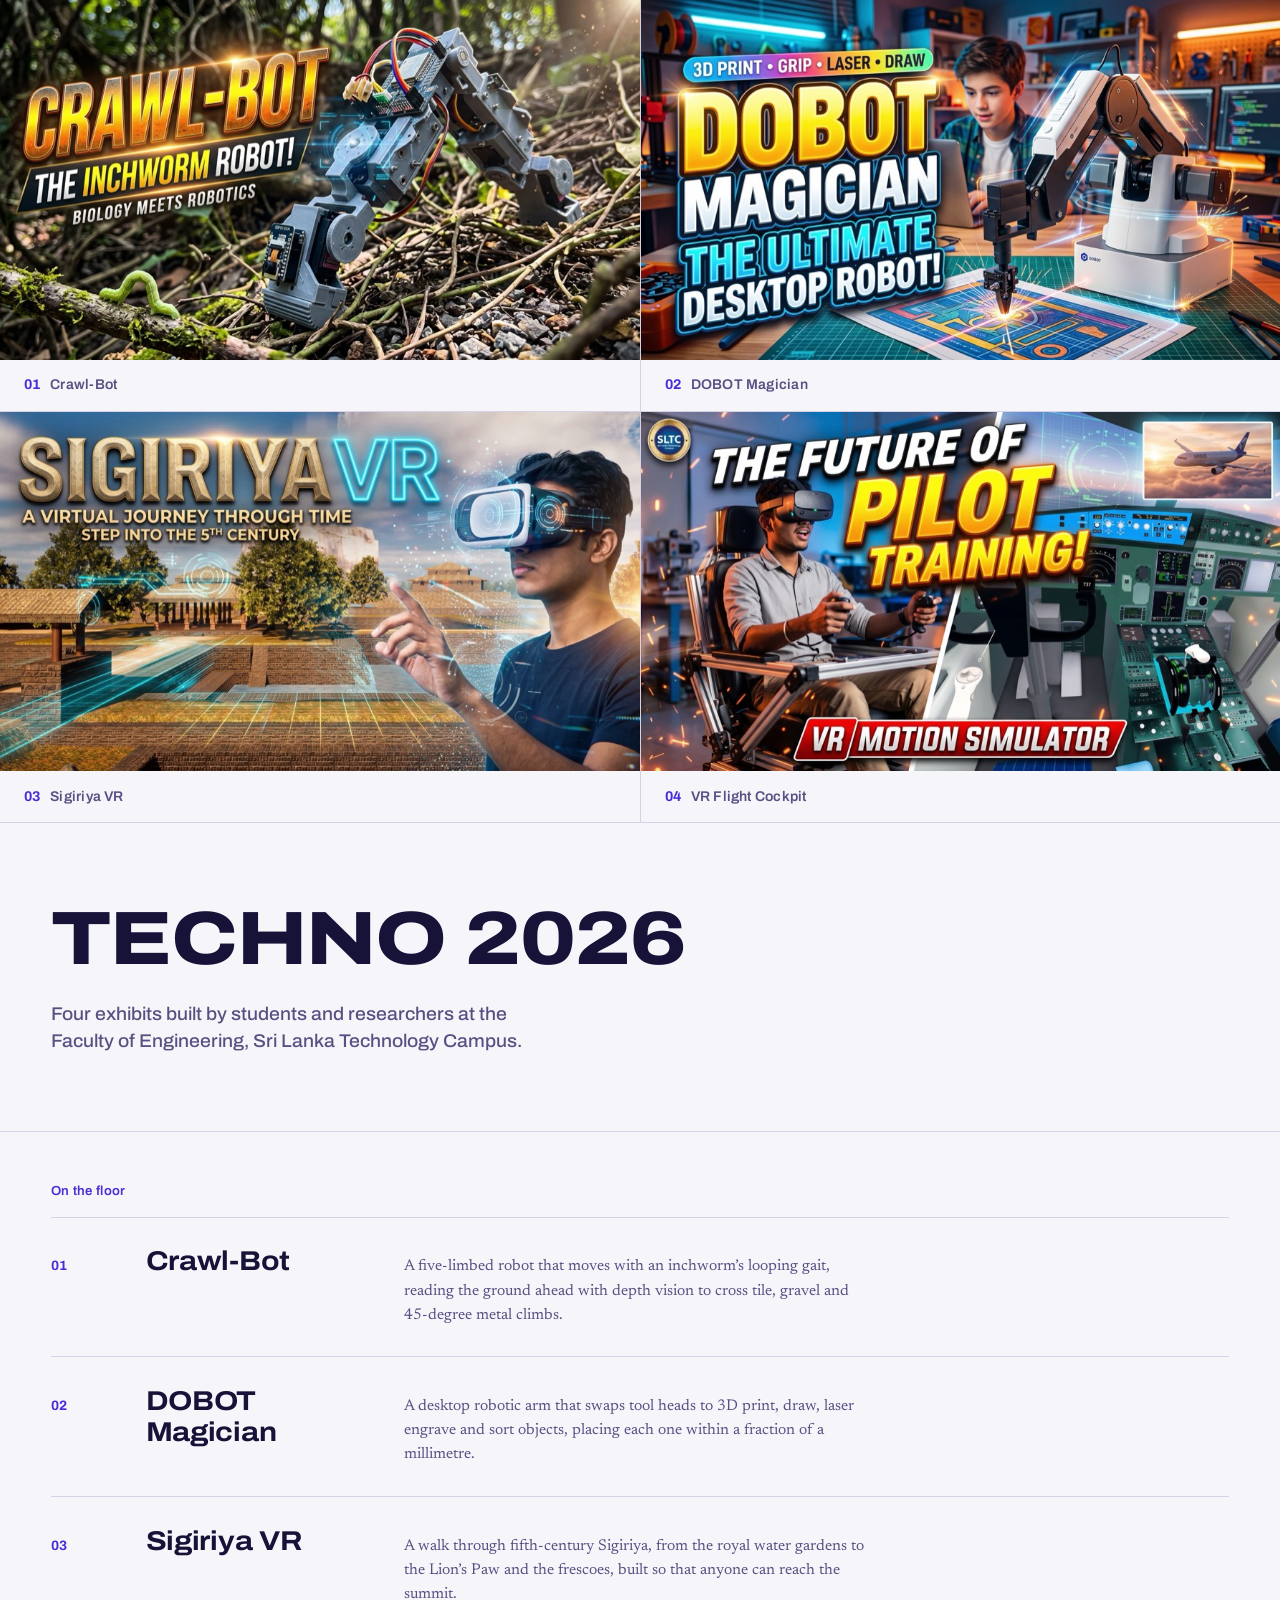
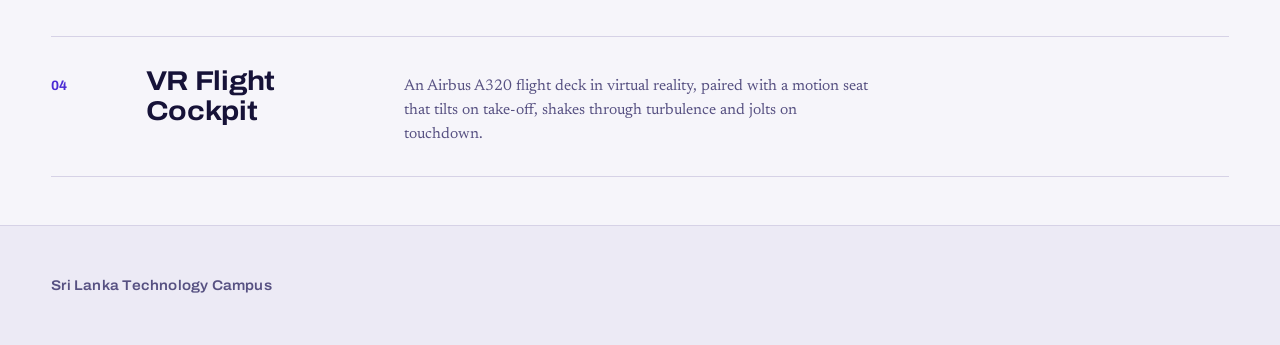
<file: index.html>
<!DOCTYPE html>
<html lang="en">
<head>
<meta charset="utf-8">
<meta name="viewport" content="width=device-width, initial-scale=1">
<title>Techno 2026 — Faculty of Engineering, SLTC</title>
<meta name="description" content="Four exhibits from the Faculty of Engineering at Sri Lanka Technology Campus: Crawl-Bot, the DOBOT Magician, Sigiriya VR and the VR flight cockpit.">
<link rel="preconnect" href="https://fonts.googleapis.com">
<link rel="preconnect" href="https://fonts.gstatic.com" crossorigin>
<link href="https://fonts.googleapis.com/css2?family=Archivo:wdth,wght@62..125,400..800&family=Newsreader:opsz,wght@6..72,300..600&display=swap" rel="stylesheet">
<link rel="stylesheet" href="assets/css/site.css">
</head>
<body>

<main>

  <div class="wall">
    <a class="plate" href="crawl-bot.html">
      <img src="assets/img/crawl-bot-card.jpg" alt="Crawl-Bot, a grey jointed robot arching over forest floor twigs beside a green inchworm." width="900" height="502">
      <span class="plate__name"><b>01</b> Crawl-Bot</span>
    </a>
    <a class="plate" href="dobot-magician.html">
      <img src="assets/img/dobot-magician-card.jpg" alt="The DOBOT Magician robotic arm laser-engraving a sheet on a workbench while a student watches." width="900" height="502" loading="lazy">
      <span class="plate__name"><b>02</b> DOBOT Magician</span>
    </a>
    <a class="plate" href="sigiriya-vr.html">
      <img src="assets/img/sigiriya-vr-card.jpg" alt="Sigiriya rock fortress recreated in virtual reality." width="900" height="502" loading="lazy">
      <span class="plate__name"><b>03</b> Sigiriya VR</span>
    </a>
    <a class="plate" href="flight-simulator.html">
      <img src="assets/img/flight-simulator-card.jpg" alt="A virtual reality airliner cockpit with a motion seat." width="900" height="502" loading="lazy">
      <span class="plate__name"><b>04</b> VR Flight Cockpit</span>
    </a>
  </div>

  <section class="wrap masthead">
    <h1>Techno 2026</h1>
    <p class="masthead__sub">Four exhibits built by students and researchers at the Faculty of Engineering, Sri Lanka Technology Campus.</p>
  </section>

  <section class="wrap wrap--tight">
    <p class="meta">On the floor</p>
    <div class="rowlist">

      <a class="rowlist__item" href="crawl-bot.html">
        <span class="rowlist__no">01</span>
        <span class="rowlist__name">Crawl-Bot</span>
        <span class="rowlist__note">A five-limbed robot that moves with an inchworm&rsquo;s looping gait, reading the ground ahead with depth vision to cross tile, gravel and 45-degree metal climbs.</span>
      </a>

      <a class="rowlist__item" href="dobot-magician.html">
        <span class="rowlist__no">02</span>
        <span class="rowlist__name">DOBOT Magician</span>
        <span class="rowlist__note">A desktop robotic arm that swaps tool heads to 3D print, draw, laser engrave and sort objects, placing each one within a fraction of a millimetre.</span>
      </a>

      <a class="rowlist__item" href="sigiriya-vr.html">
        <span class="rowlist__no">03</span>
        <span class="rowlist__name">Sigiriya VR</span>
        <span class="rowlist__note">A walk through fifth-century Sigiriya, from the royal water gardens to the Lion&rsquo;s Paw and the frescoes, built so that anyone can reach the summit.</span>
      </a>

      <a class="rowlist__item" href="flight-simulator.html">
        <span class="rowlist__no">04</span>
        <span class="rowlist__name">VR Flight Cockpit</span>
        <span class="rowlist__note">An Airbus A320 flight deck in virtual reality, paired with a motion seat that tilts on take-off, shakes through turbulence and jolts on touchdown.</span>
      </a>

    </div>
  </section>

</main>

<footer class="foot">Sri Lanka Technology Campus</footer>

</body>
</html>
</file>
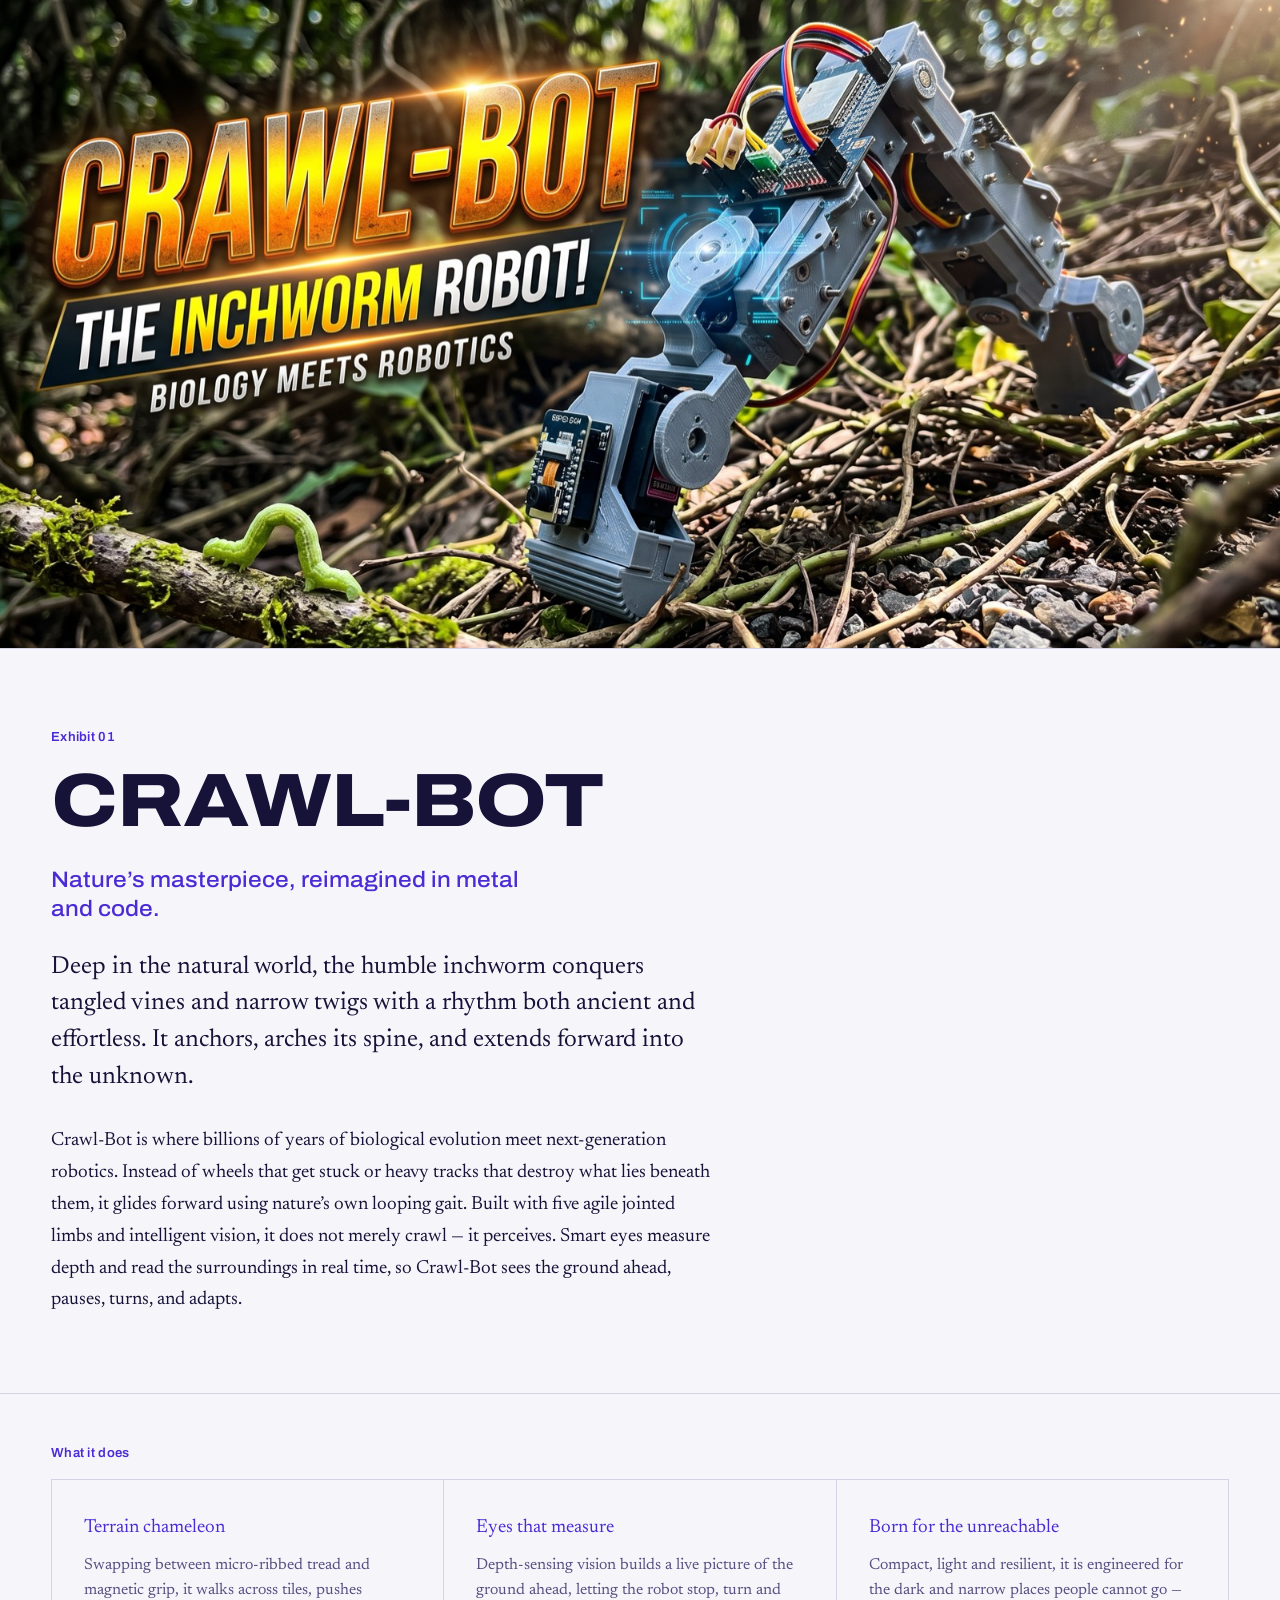
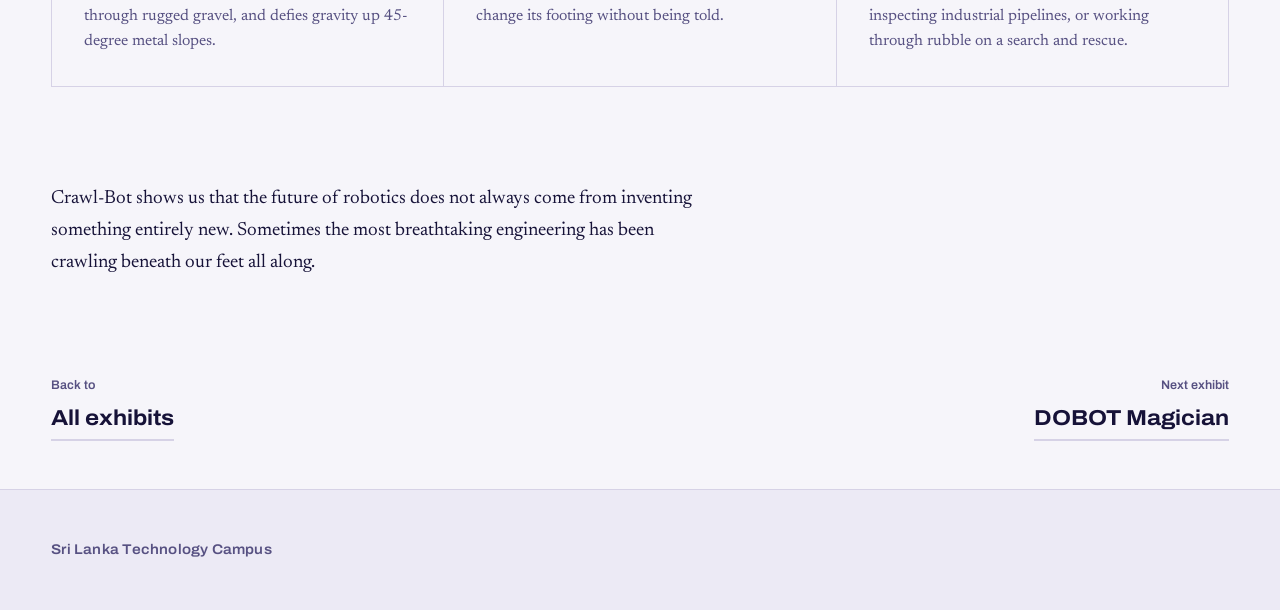
<file: crawl-bot.html>
<!DOCTYPE html>
<html lang="en">
<head>
<meta charset="utf-8">
<meta name="viewport" content="width=device-width, initial-scale=1">
<title>Crawl-Bot — Techno 2026</title>
<meta name="description" content="Crawl-Bot moves with an inchworm's looping gait: five jointed limbs, depth vision, and grip that carries it up 45-degree metal slopes.">
<link rel="preconnect" href="https://fonts.googleapis.com">
<link rel="preconnect" href="https://fonts.gstatic.com" crossorigin>
<link href="https://fonts.googleapis.com/css2?family=Archivo:wdth,wght@62..125,400..800&family=Newsreader:opsz,wght@6..72,300..600&display=swap" rel="stylesheet">
<link rel="stylesheet" href="assets/css/site.css">
</head>
<body>

<main>

  <div class="poster">
    <img src="assets/img/crawl-bot-wide.jpg" alt="Crawl-Bot, a grey jointed robot, arching over twigs on a forest floor beside a green inchworm." width="1600" height="893">
  </div>

  <section class="wrap intro">
    <p class="meta">Exhibit 01</p>
    <h1>Crawl-Bot</h1>
    <p class="intro__tag">Nature&rsquo;s masterpiece, reimagined in metal and code.</p>
    <div class="prose">
      <p class="lead">Deep in the natural world, the humble inchworm conquers tangled vines and narrow twigs with a rhythm both ancient and effortless. It anchors, arches its spine, and extends forward into the unknown.</p>
      <p>Crawl-Bot is where billions of years of biological evolution meet next-generation robotics. Instead of wheels that get stuck or heavy tracks that destroy what lies beneath them, it glides forward using nature&rsquo;s own looping gait. Built with five agile jointed limbs and intelligent vision, it does not merely crawl &mdash; it perceives. Smart eyes measure depth and read the surroundings in real time, so Crawl-Bot sees the ground ahead, pauses, turns, and adapts.</p>
    </div>
  </section>

  <section class="wrap wrap--tight">
    <p class="meta">What it does</p>
    <dl class="facts">
      <div>
        <dt>Terrain chameleon</dt>
        <dd>Swapping between micro-ribbed tread and magnetic grip, it walks across tiles, pushes through rugged gravel, and defies gravity up 45-degree metal slopes.</dd>
      </div>
      <div>
        <dt>Eyes that measure</dt>
        <dd>Depth-sensing vision builds a live picture of the ground ahead, letting the robot stop, turn and change its footing without being told.</dd>
      </div>
      <div>
        <dt>Born for the unreachable</dt>
        <dd>Compact, light and resilient, it is engineered for the dark and narrow places people cannot go &mdash; inspecting industrial pipelines, or working through rubble on a search and rescue.</dd>
      </div>
    </dl>
  </section>

  <section class="wrap wrap--tight">
    <div class="prose">
      <p>Crawl-Bot shows us that the future of robotics does not always come from inventing something entirely new. Sometimes the most breathtaking engineering has been crawling beneath our feet all along.</p>
    </div>
  </section>

  <nav class="pager" aria-label="Exhibits">
    <a href="index.html">
      <span class="pager__label">Back to</span>
      All exhibits
    </a>
    <a href="dobot-magician.html">
      <span class="pager__label">Next exhibit</span>
      DOBOT Magician
    </a>
  </nav>

</main>

<footer class="foot">Sri Lanka Technology Campus</footer>

</body>
</html>
</file>
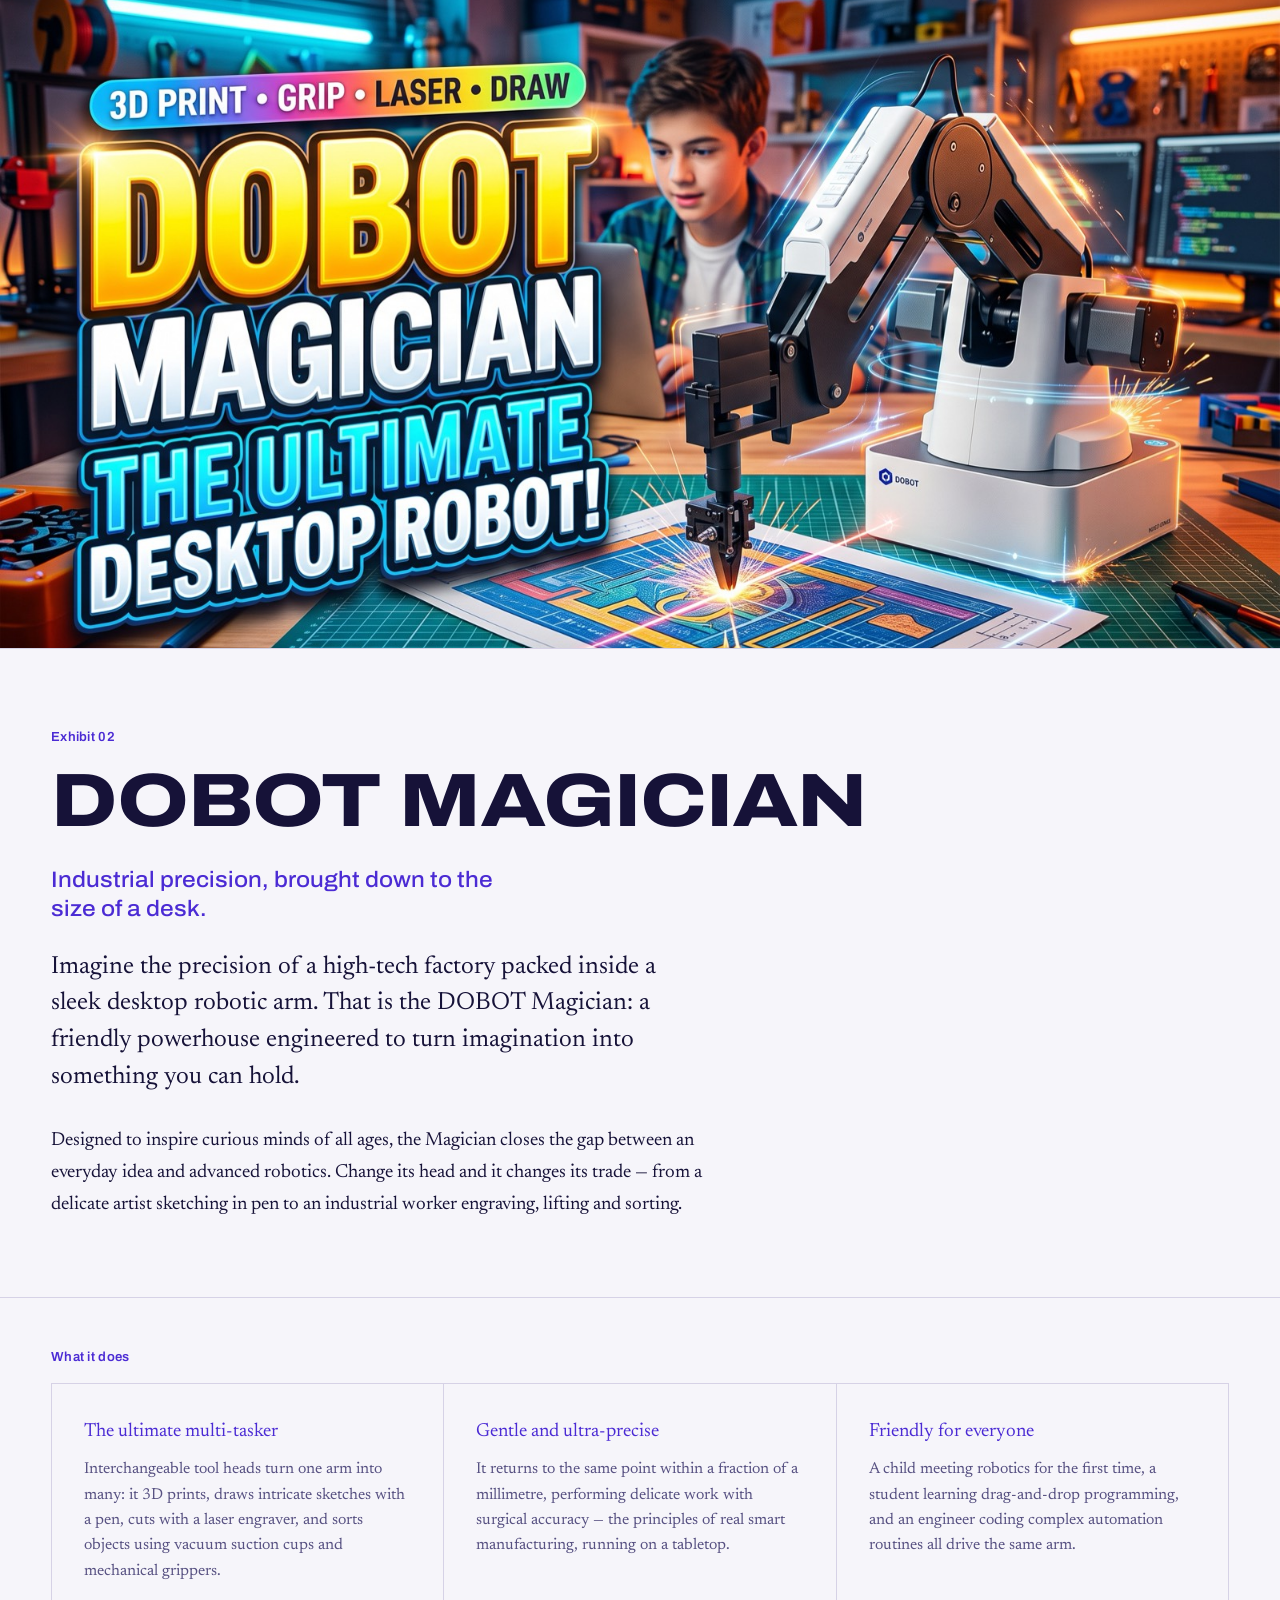
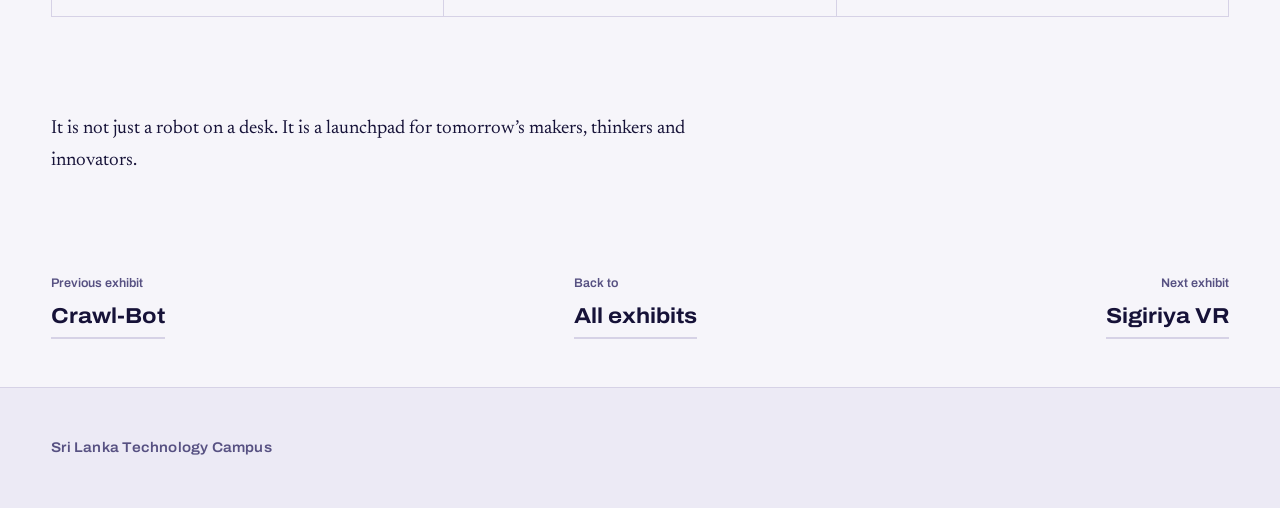
<file: dobot-magician.html>
<!DOCTYPE html>
<html lang="en">
<head>
<meta charset="utf-8">
<meta name="viewport" content="width=device-width, initial-scale=1">
<title>DOBOT Magician — Techno 2026</title>
<meta name="description" content="A desktop robotic arm that swaps tool heads to 3D print, draw, laser engrave and sort objects, placing each one within a fraction of a millimetre.">
<link rel="preconnect" href="https://fonts.googleapis.com">
<link rel="preconnect" href="https://fonts.gstatic.com" crossorigin>
<link href="https://fonts.googleapis.com/css2?family=Archivo:wdth,wght@62..125,400..800&family=Newsreader:opsz,wght@6..72,300..600&display=swap" rel="stylesheet">
<link rel="stylesheet" href="assets/css/site.css">
</head>
<body>

<main>

  <div class="poster">
    <img src="assets/img/dobot-magician-wide.jpg" alt="The DOBOT Magician robotic arm laser-engraving a sheet on a workbench while a student watches from a laptop." width="1600" height="893">
  </div>

  <section class="wrap intro">
    <p class="meta">Exhibit 02</p>
    <h1>DOBOT Magician</h1>
    <p class="intro__tag">Industrial precision, brought down to the size of a desk.</p>
    <div class="prose">
      <p class="lead">Imagine the precision of a high-tech factory packed inside a sleek desktop robotic arm. That is the DOBOT Magician: a friendly powerhouse engineered to turn imagination into something you can hold.</p>
      <p>Designed to inspire curious minds of all ages, the Magician closes the gap between an everyday idea and advanced robotics. Change its head and it changes its trade &mdash; from a delicate artist sketching in pen to an industrial worker engraving, lifting and sorting.</p>
    </div>
  </section>

  <section class="wrap wrap--tight">
    <p class="meta">What it does</p>
    <dl class="facts">
      <div>
        <dt>The ultimate multi-tasker</dt>
        <dd>Interchangeable tool heads turn one arm into many: it 3D prints, draws intricate sketches with a pen, cuts with a laser engraver, and sorts objects using vacuum suction cups and mechanical grippers.</dd>
      </div>
      <div>
        <dt>Gentle and ultra-precise</dt>
        <dd>It returns to the same point within a fraction of a millimetre, performing delicate work with surgical accuracy &mdash; the principles of real smart manufacturing, running on a tabletop.</dd>
      </div>
      <div>
        <dt>Friendly for everyone</dt>
        <dd>A child meeting robotics for the first time, a student learning drag-and-drop programming, and an engineer coding complex automation routines all drive the same arm.</dd>
      </div>
    </dl>
  </section>

  <section class="wrap wrap--tight">
    <div class="prose">
      <p>It is not just a robot on a desk. It is a launchpad for tomorrow&rsquo;s makers, thinkers and innovators.</p>
    </div>
  </section>

  <nav class="pager" aria-label="Exhibits">
    <a href="crawl-bot.html">
      <span class="pager__label">Previous exhibit</span>
      Crawl-Bot
    </a>
    <a href="index.html">
      <span class="pager__label">Back to</span>
      All exhibits
    </a>
    <a href="sigiriya-vr.html">
      <span class="pager__label">Next exhibit</span>
      Sigiriya VR
    </a>
  </nav>

</main>

<footer class="foot">Sri Lanka Technology Campus</footer>

</body>
</html>
</file>
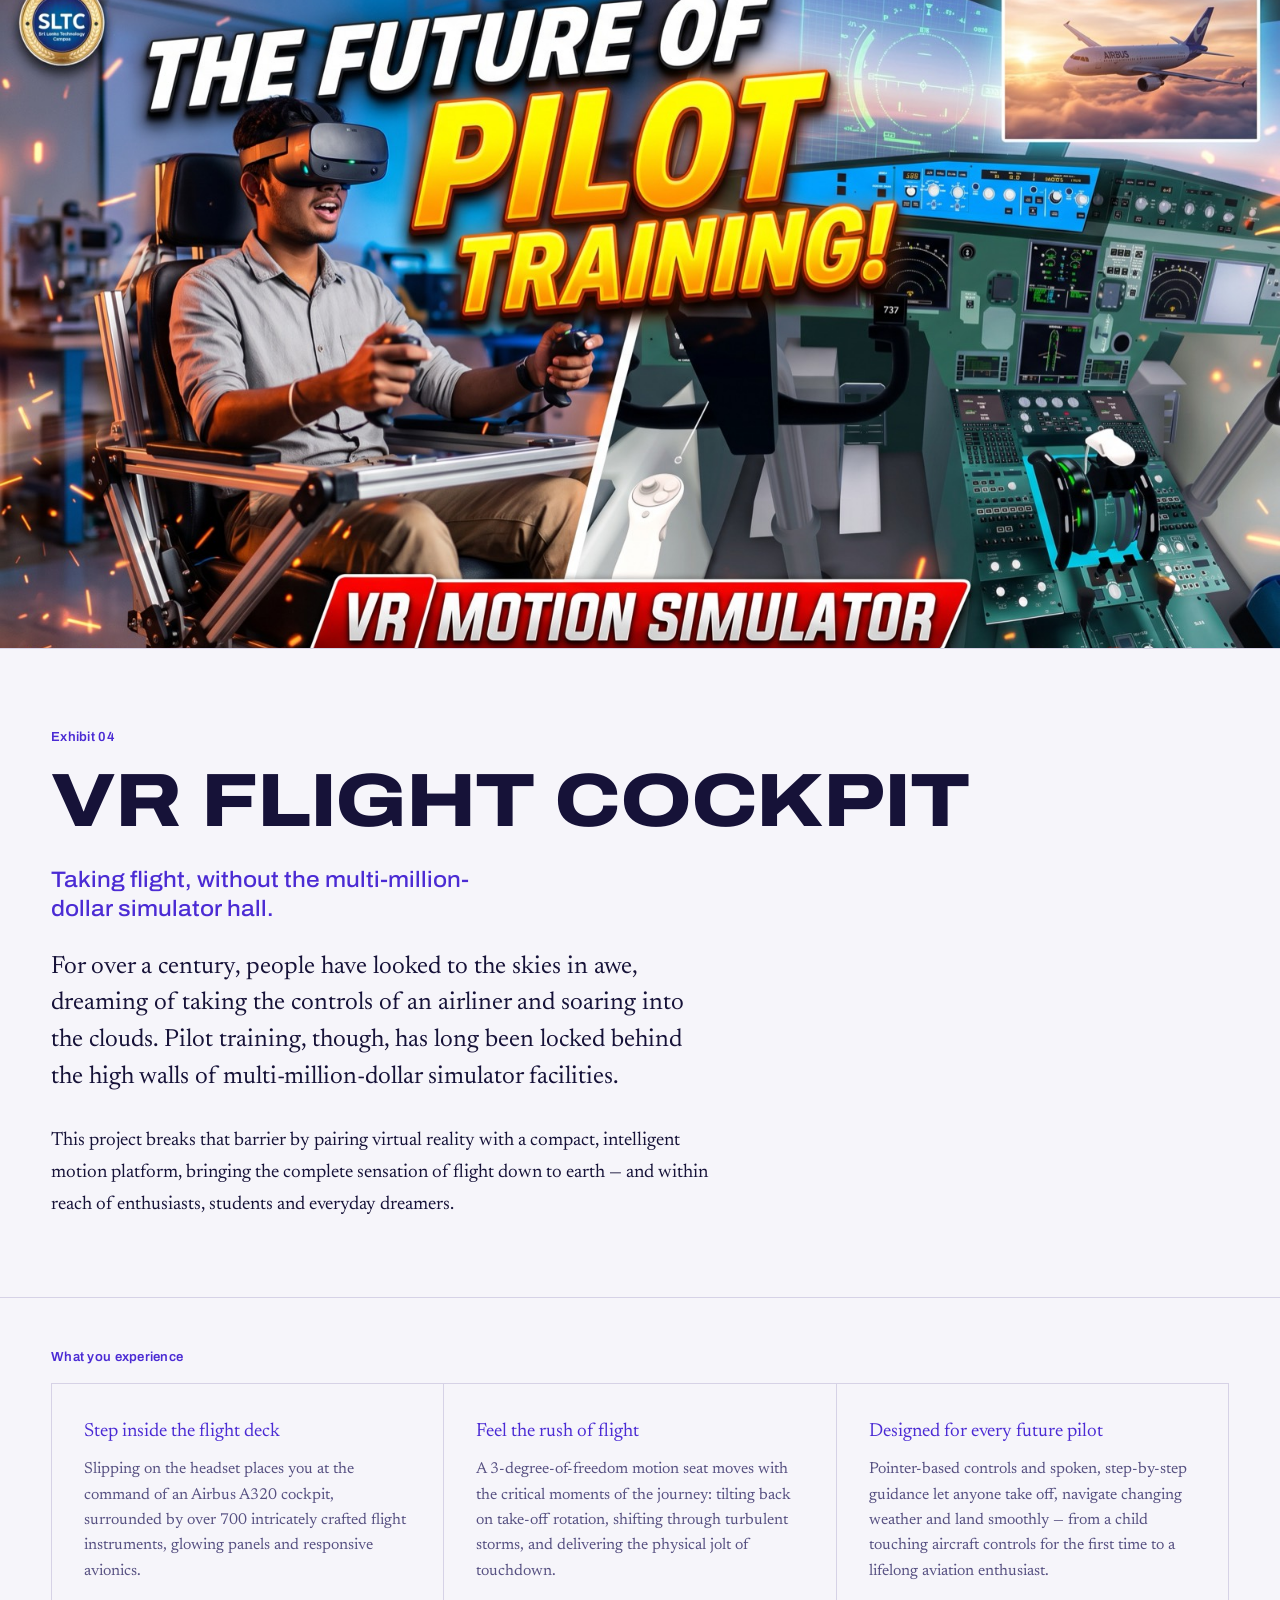
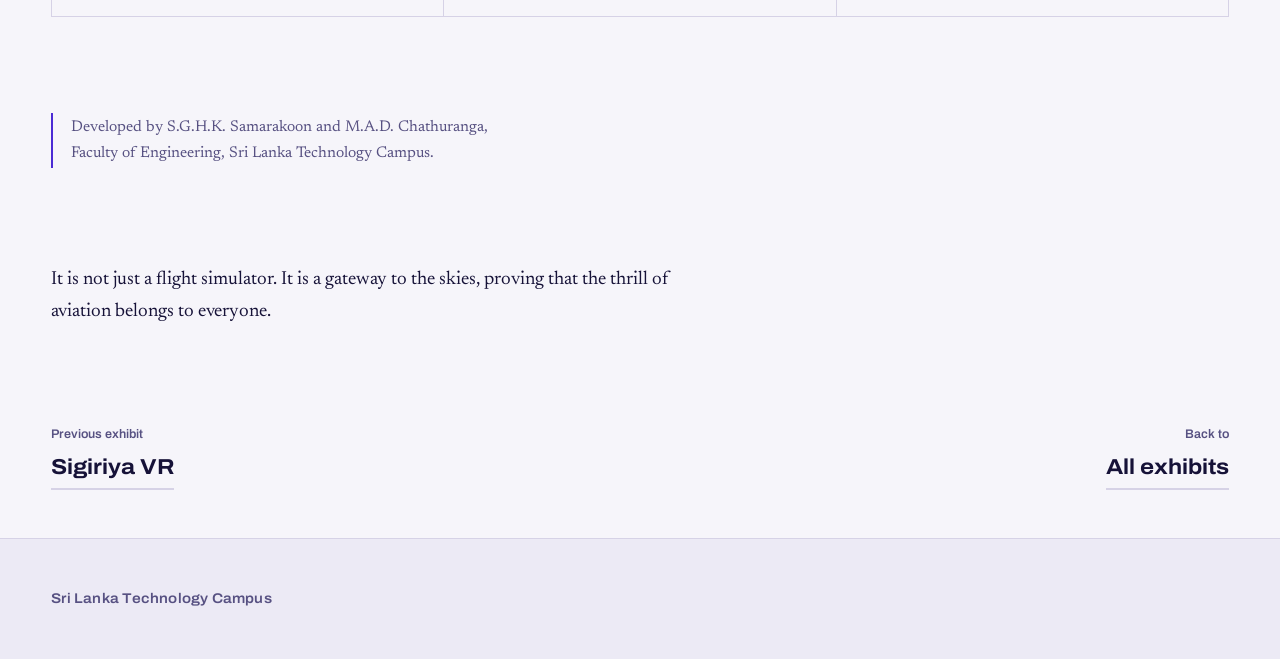
<file: flight-simulator.html>
<!DOCTYPE html>
<html lang="en">
<head>
<meta charset="utf-8">
<meta name="viewport" content="width=device-width, initial-scale=1">
<title>VR Flight Cockpit — Techno 2026</title>
<meta name="description" content="An Airbus A320 flight deck in virtual reality, paired with a motion seat that tilts on take-off, shakes through turbulence and jolts on touchdown.">
<link rel="preconnect" href="https://fonts.googleapis.com">
<link rel="preconnect" href="https://fonts.gstatic.com" crossorigin>
<link href="https://fonts.googleapis.com/css2?family=Archivo:wdth,wght@62..125,400..800&family=Newsreader:opsz,wght@6..72,300..600&display=swap" rel="stylesheet">
<link rel="stylesheet" href="assets/css/site.css">
</head>
<body>

<main>

  <div class="poster">
    <img src="assets/img/flight-simulator-wide.jpg" alt="A virtual reality airliner cockpit paired with a motion seat." width="1600" height="893">
  </div>

  <section class="wrap intro">
    <p class="meta">Exhibit 04</p>
    <h1>VR Flight Cockpit</h1>
    <p class="intro__tag">Taking flight, without the multi-million-dollar simulator hall.</p>
    <div class="prose">
      <p class="lead">For over a century, people have looked to the skies in awe, dreaming of taking the controls of an airliner and soaring into the clouds. Pilot training, though, has long been locked behind the high walls of multi-million-dollar simulator facilities.</p>
      <p>This project breaks that barrier by pairing virtual reality with a compact, intelligent motion platform, bringing the complete sensation of flight down to earth &mdash; and within reach of enthusiasts, students and everyday dreamers.</p>
    </div>
  </section>

  <section class="wrap wrap--tight">
    <p class="meta">What you experience</p>
    <dl class="facts">
      <div>
        <dt>Step inside the flight deck</dt>
        <dd>Slipping on the headset places you at the command of an Airbus A320 cockpit, surrounded by over 700 intricately crafted flight instruments, glowing panels and responsive avionics.</dd>
      </div>
      <div>
        <dt>Feel the rush of flight</dt>
        <dd>A 3-degree-of-freedom motion seat moves with the critical moments of the journey: tilting back on take-off rotation, shifting through turbulent storms, and delivering the physical jolt of touchdown.</dd>
      </div>
      <div>
        <dt>Designed for every future pilot</dt>
        <dd>Pointer-based controls and spoken, step-by-step guidance let anyone take off, navigate changing weather and land smoothly &mdash; from a child touching aircraft controls for the first time to a lifelong aviation enthusiast.</dd>
      </div>
    </dl>
  </section>

  <section class="wrap wrap--tight">
    <p class="credit">Developed by S.G.H.K. Samarakoon and M.A.D. Chathuranga, Faculty of Engineering, Sri Lanka Technology Campus.</p>
  </section>

  <section class="wrap wrap--tight">
    <div class="prose">
      <p>It is not just a flight simulator. It is a gateway to the skies, proving that the thrill of aviation belongs to everyone.</p>
    </div>
  </section>

  <nav class="pager" aria-label="Exhibits">
    <a href="sigiriya-vr.html">
      <span class="pager__label">Previous exhibit</span>
      Sigiriya VR
    </a>
    <a href="index.html">
      <span class="pager__label">Back to</span>
      All exhibits
    </a>
  </nav>

</main>

<footer class="foot">Sri Lanka Technology Campus</footer>

</body>
</html>
</file>
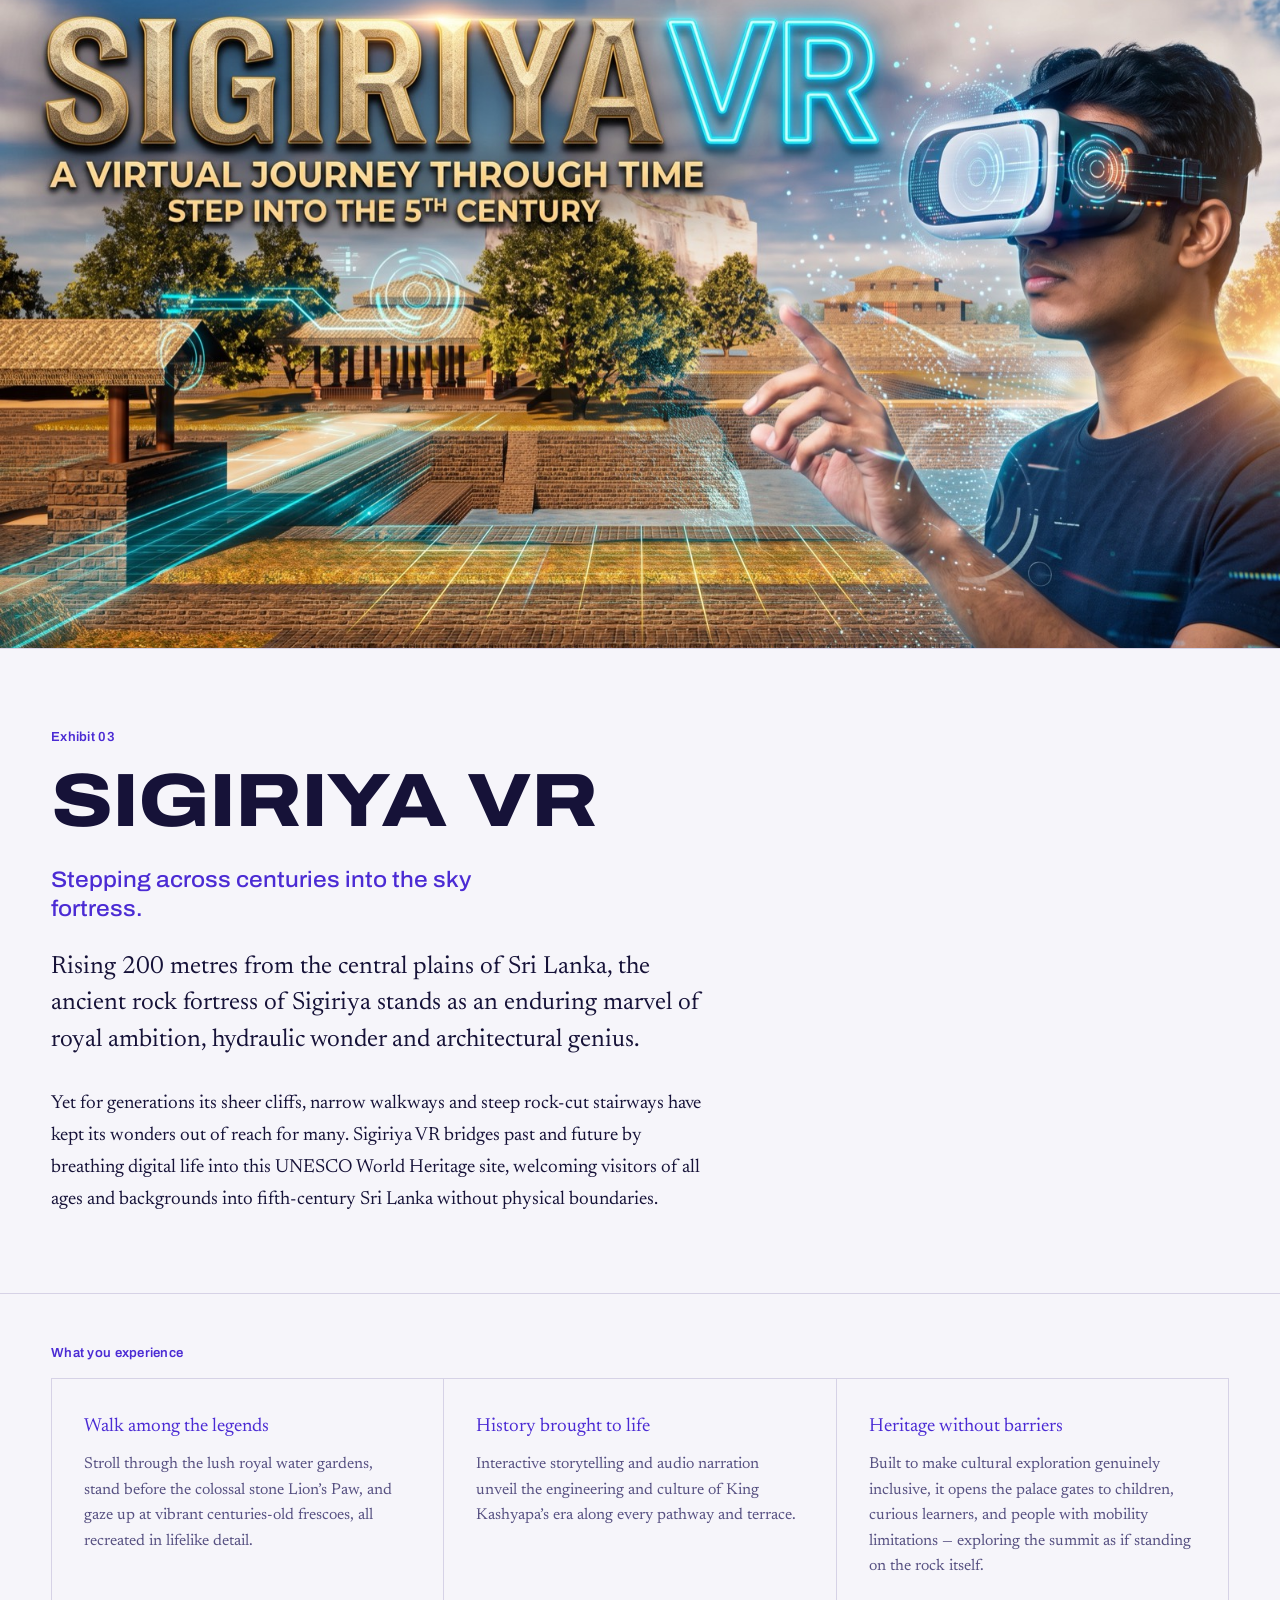
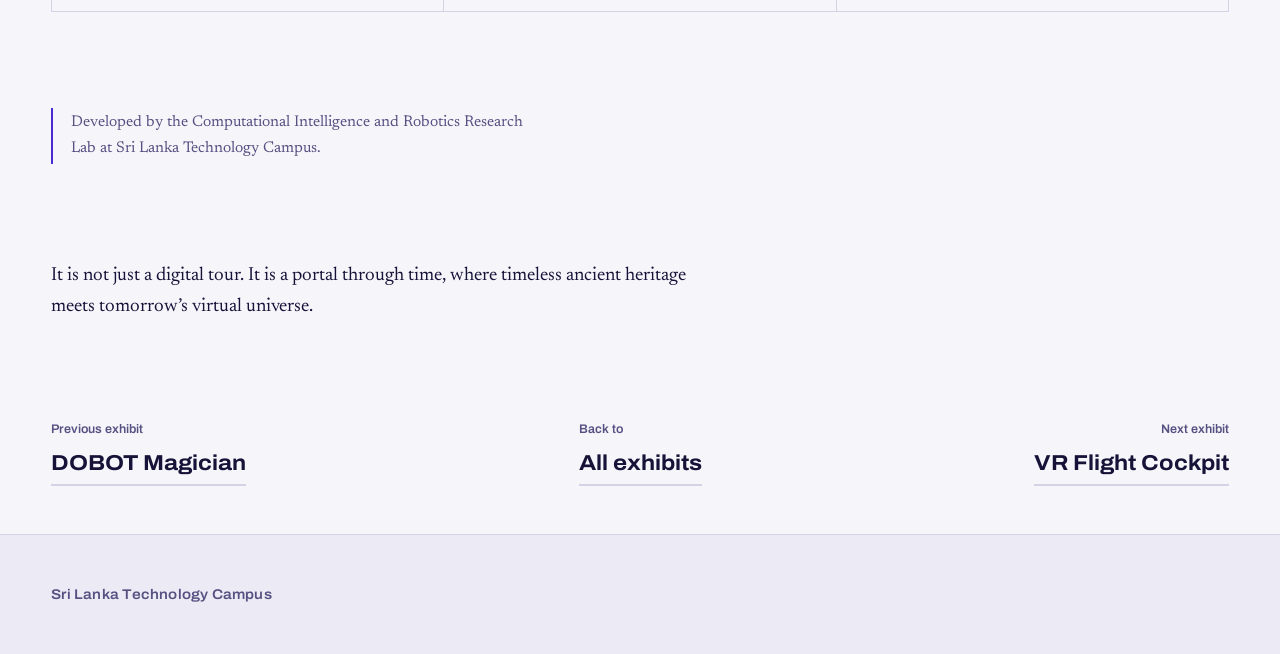
<file: sigiriya-vr.html>
<!DOCTYPE html>
<html lang="en">
<head>
<meta charset="utf-8">
<meta name="viewport" content="width=device-width, initial-scale=1">
<title>Sigiriya VR — Techno 2026</title>
<meta name="description" content="A walk through fifth-century Sigiriya in virtual reality, from the royal water gardens to the Lion's Paw, built so that anyone can reach the summit.">
<link rel="preconnect" href="https://fonts.googleapis.com">
<link rel="preconnect" href="https://fonts.gstatic.com" crossorigin>
<link href="https://fonts.googleapis.com/css2?family=Archivo:wdth,wght@62..125,400..800&family=Newsreader:opsz,wght@6..72,300..600&display=swap" rel="stylesheet">
<link rel="stylesheet" href="assets/css/site.css">
</head>
<body>

<main>

  <div class="poster">
    <img src="assets/img/sigiriya-vr-wide.jpg" alt="The Sigiriya rock fortress and its gardens recreated in virtual reality." width="1600" height="893">
  </div>

  <section class="wrap intro">
    <p class="meta">Exhibit 03</p>
    <h1>Sigiriya VR</h1>
    <p class="intro__tag">Stepping across centuries into the sky fortress.</p>
    <div class="prose">
      <p class="lead">Rising 200 metres from the central plains of Sri Lanka, the ancient rock fortress of Sigiriya stands as an enduring marvel of royal ambition, hydraulic wonder and architectural genius.</p>
      <p>Yet for generations its sheer cliffs, narrow walkways and steep rock-cut stairways have kept its wonders out of reach for many. Sigiriya VR bridges past and future by breathing digital life into this UNESCO World Heritage site, welcoming visitors of all ages and backgrounds into fifth-century Sri Lanka without physical boundaries.</p>
    </div>
  </section>

  <section class="wrap wrap--tight">
    <p class="meta">What you experience</p>
    <dl class="facts">
      <div>
        <dt>Walk among the legends</dt>
        <dd>Stroll through the lush royal water gardens, stand before the colossal stone Lion&rsquo;s Paw, and gaze up at vibrant centuries-old frescoes, all recreated in lifelike detail.</dd>
      </div>
      <div>
        <dt>History brought to life</dt>
        <dd>Interactive storytelling and audio narration unveil the engineering and culture of King Kashyapa&rsquo;s era along every pathway and terrace.</dd>
      </div>
      <div>
        <dt>Heritage without barriers</dt>
        <dd>Built to make cultural exploration genuinely inclusive, it opens the palace gates to children, curious learners, and people with mobility limitations &mdash; exploring the summit as if standing on the rock itself.</dd>
      </div>
    </dl>
  </section>

  <section class="wrap wrap--tight">
    <p class="credit">Developed by the Computational Intelligence and Robotics Research Lab at Sri Lanka Technology Campus.</p>
  </section>

  <section class="wrap wrap--tight">
    <div class="prose">
      <p>It is not just a digital tour. It is a portal through time, where timeless ancient heritage meets tomorrow&rsquo;s virtual universe.</p>
    </div>
  </section>

  <nav class="pager" aria-label="Exhibits">
    <a href="dobot-magician.html">
      <span class="pager__label">Previous exhibit</span>
      DOBOT Magician
    </a>
    <a href="index.html">
      <span class="pager__label">Back to</span>
      All exhibits
    </a>
    <a href="flight-simulator.html">
      <span class="pager__label">Next exhibit</span>
      VR Flight Cockpit
    </a>
  </nav>

</main>

<footer class="foot">Sri Lanka Technology Campus</footer>

</body>
</html>
</file>
<file: assets/css/site.css>
/* =========================================================
   Techno 2026 — Faculty of Engineering, Sri Lanka Technology Campus
   ========================================================= */

:root {
  --paper:    #F6F5FA;
  --paper-2:  #ECEAF5;
  --ink:      #161238;
  --ink-soft: #575182;
  --line:     #D6D2E6;
  --accent:   #4B2BD4;

  --measure: 66ch;
  --gutter: clamp(1.15rem, 4vw, 4rem);

  --sans: "Archivo", ui-sans-serif, system-ui, sans-serif;
  --serif: "Newsreader", Georgia, "Times New Roman", serif;
}

*, *::before, *::after { box-sizing: border-box; }

html {
  scroll-behavior: smooth;
  -webkit-text-size-adjust: 100%;
}

body {
  margin: 0;
  background: var(--paper);
  color: var(--ink);
  font-family: var(--serif);
  font-size: clamp(1.0625rem, 0.99rem + 0.3vw, 1.1875rem);
  line-height: 1.68;
  -webkit-font-smoothing: antialiased;
  text-rendering: optimizeLegibility;
  overflow-wrap: break-word;
}

img { display: block; max-width: 100%; height: auto; }

a { color: var(--accent); text-underline-offset: 0.22em; text-decoration-thickness: 1px; }
a:hover { color: var(--ink); }

:focus-visible {
  outline: 2px solid var(--accent);
  outline-offset: 3px;
  border-radius: 2px;
}

/* ---------- Display type ---------------------------------- */

h1, h2, h3, .meta, .rowlist__no {
  font-family: var(--sans);
  font-variation-settings: "wdth" 112;
}

h1, h2, h3 { line-height: 1.04; margin: 0; text-wrap: balance; }

h1 {
  font-size: clamp(2.1rem, 1.2rem + 4.4vw, 5rem);
  font-weight: 800;
  font-variation-settings: "wdth" 118;
  letter-spacing: -0.015em;
  text-transform: uppercase;
}

h2 {
  font-size: clamp(1.5rem, 1.2rem + 1.5vw, 2.3rem);
  font-weight: 700;
  letter-spacing: -0.01em;
}

h3 {
  font-size: 1.08rem;
  font-weight: 700;
  font-variation-settings: "wdth" 105;
}

p { margin: 0 0 1.15em; max-width: var(--measure); }
p:last-child { margin-bottom: 0; }

.lead {
  font-size: clamp(1.2rem, 1.05rem + 0.8vw, 1.55rem);
  line-height: 1.48;
}

.meta {
  font-family: var(--sans);
  font-size: 0.82rem;
  font-weight: 600;
  font-variation-settings: "wdth" 100;
  letter-spacing: 0.02em;
  color: var(--accent);
  margin: 0 0 0.9rem;
}

/* ---------- Poster wall (home hero) ----------------------- */

.wall {
  display: grid;
  grid-template-columns: repeat(2, 1fr);
  gap: 1px;
  background: var(--line);
  border-bottom: 1px solid var(--line);
}

.plate {
  display: flex;
  flex-direction: column;
  background: var(--paper);
  text-decoration: none;
}

.plate img {
  width: 100%;
  aspect-ratio: 16 / 9;
  object-fit: cover;
  filter: saturate(0.94);
  transition: filter 0.4s ease;
}

.plate:hover img,
.plate:focus-visible img { filter: saturate(1.06) contrast(1.03); }

/* The name sits beneath the art: every poster already carries its
   own title, and nothing should cover it. */
.plate__name {
  display: flex;
  align-items: baseline;
  gap: 0.7em;
  padding: 0.85rem clamp(0.9rem, 2vw, 1.5rem);
  font-family: var(--sans);
  font-size: 0.88rem;
  font-weight: 600;
  letter-spacing: 0.015em;
  color: var(--ink-soft);
}
.plate__name b { color: var(--accent); font-weight: 700; }
.plate:hover .plate__name { color: var(--ink); }

/* ---------- Sections -------------------------------------- */

.wrap {
  padding-inline: var(--gutter);
  padding-block: clamp(2.5rem, 6vw, 5.5rem);
}
.wrap--tight { padding-block: clamp(1.9rem, 4vw, 3rem); }

.masthead { border-bottom: 1px solid var(--line); }
.masthead h1 { margin-bottom: 0.3em; }

.masthead__sub {
  font-family: var(--sans);
  font-size: clamp(0.98rem, 0.88rem + 0.4vw, 1.15rem);
  font-weight: 500;
  font-variation-settings: "wdth" 105;
  line-height: 1.45;
  color: var(--ink-soft);
  max-width: 44ch;
}

/* ---------- Floor index (home) ---------------------------- */

.rowlist { border-top: 1px solid var(--line); }

.rowlist__item {
  display: grid;
  grid-template-columns: 3.5rem minmax(0, 22ch) minmax(0, 1fr);
  gap: clamp(1rem, 3vw, 2.5rem);
  align-items: baseline;
  padding: clamp(1.1rem, 2.4vw, 1.8rem) 0;
  border-bottom: 1px solid var(--line);
  text-decoration: none;
  color: var(--ink);
  transition: background-color 0.2s ease, padding-inline 0.2s ease;
}
.rowlist__item:hover,
.rowlist__item:focus-visible {
  background: var(--paper-2);
  padding-inline: clamp(0.5rem, 1.5vw, 1.2rem);
}

.rowlist__no {
  font-size: 0.85rem;
  font-weight: 700;
  color: var(--accent);
  font-variation-settings: "wdth" 100;
}

.rowlist__name {
  font-family: var(--sans);
  font-size: clamp(1.2rem, 1rem + 0.9vw, 1.7rem);
  font-weight: 700;
  font-variation-settings: "wdth" 112;
  line-height: 1.12;
  letter-spacing: -0.01em;
}

.rowlist__note {
  color: var(--ink-soft);
  font-size: 0.97rem;
  line-height: 1.55;
  max-width: 52ch;
}

/* ---------- Product page ---------------------------------- */

.poster {
  background: var(--paper-2);
  border-bottom: 1px solid var(--line);
}
.poster img {
  width: 100%;
  max-height: 72vh;
  object-fit: cover;
}

.intro { border-bottom: 1px solid var(--line); }
.intro h1 { margin-bottom: 0.32em; }

.intro__tag {
  font-family: var(--sans);
  font-size: clamp(1.05rem, 0.92rem + 0.6vw, 1.45rem);
  font-weight: 500;
  font-variation-settings: "wdth" 108;
  line-height: 1.32;
  color: var(--accent);
  max-width: 34ch;
  margin: 0 0 1.6rem;
}

.prose { max-width: var(--measure); }

/* Named highlights — a set of qualities, not an ordered
   sequence, so they carry no step numbers. */
.facts {
  display: grid;
  grid-template-columns: repeat(auto-fit, minmax(16rem, 1fr));
  gap: 1px;
  margin: 0;
  background: var(--line);
  border: 1px solid var(--line);
}

.facts > div {
  background: var(--paper);
  padding: clamp(1.25rem, 2.6vw, 2rem);
}

.facts dt { color: var(--accent); margin-bottom: 0.5em; }

.facts dd {
  margin: 0;
  font-size: 0.99rem;
  line-height: 1.6;
  color: var(--ink-soft);
}

.credit {
  border-left: 2px solid var(--accent);
  padding: 0.1rem 0 0.1rem 1.1rem;
  color: var(--ink-soft);
  font-size: 0.97rem;
  max-width: 54ch;
}

/* ---------- Pager ----------------------------------------- */

.pager {
  display: flex;
  flex-wrap: wrap;
  gap: 1.25rem 2rem;
  align-items: baseline;
  justify-content: space-between;
  padding-inline: var(--gutter);
  padding-block: clamp(2rem, 4vw, 3rem);
}

.pager a {
  font-family: var(--sans);
  font-size: clamp(1.05rem, 0.95rem + 0.5vw, 1.35rem);
  font-weight: 700;
  font-variation-settings: "wdth" 110;
  text-decoration: none;
  color: var(--ink);
  border-bottom: 2px solid var(--line);
  padding-bottom: 0.12em;
}
.pager a:hover { border-bottom-color: var(--accent); }
.pager a:last-of-type { text-align: right; }

.pager__label {
  display: block;
  font-size: 0.78rem;
  font-weight: 600;
  font-variation-settings: "wdth" 100;
  color: var(--ink-soft);
  margin-bottom: 0.35em;
}

/* ---------- Footer ---------------------------------------- */

.foot {
  background: var(--paper-2);
  border-top: 1px solid var(--line);
  padding: clamp(2rem, 4vw, 3rem) var(--gutter);
  font-family: var(--sans);
  font-size: 0.88rem;
  font-weight: 600;
  font-variation-settings: "wdth" 108;
  letter-spacing: 0.015em;
  color: var(--ink-soft);
}

/* ---------- Responsive ------------------------------------ */

@media (max-width: 860px) {
  .wall { grid-template-columns: 1fr; }

  .rowlist__item {
    grid-template-columns: 2.6rem 1fr;
    row-gap: 0.45rem;
  }
  .rowlist__note { grid-column: 2; }

  .poster img { max-height: none; }

  .pager { display: grid; grid-template-columns: 1fr; gap: 1.4rem; }
  .pager a:last-of-type { text-align: left; }
}

@media (prefers-reduced-motion: reduce) {
  html { scroll-behavior: auto; }
  *, *::before, *::after {
    transition-duration: 0.01ms !important;
    animation-duration: 0.01ms !important;
  }
}

@media print {
  .pager { display: none; }
}
</file>
